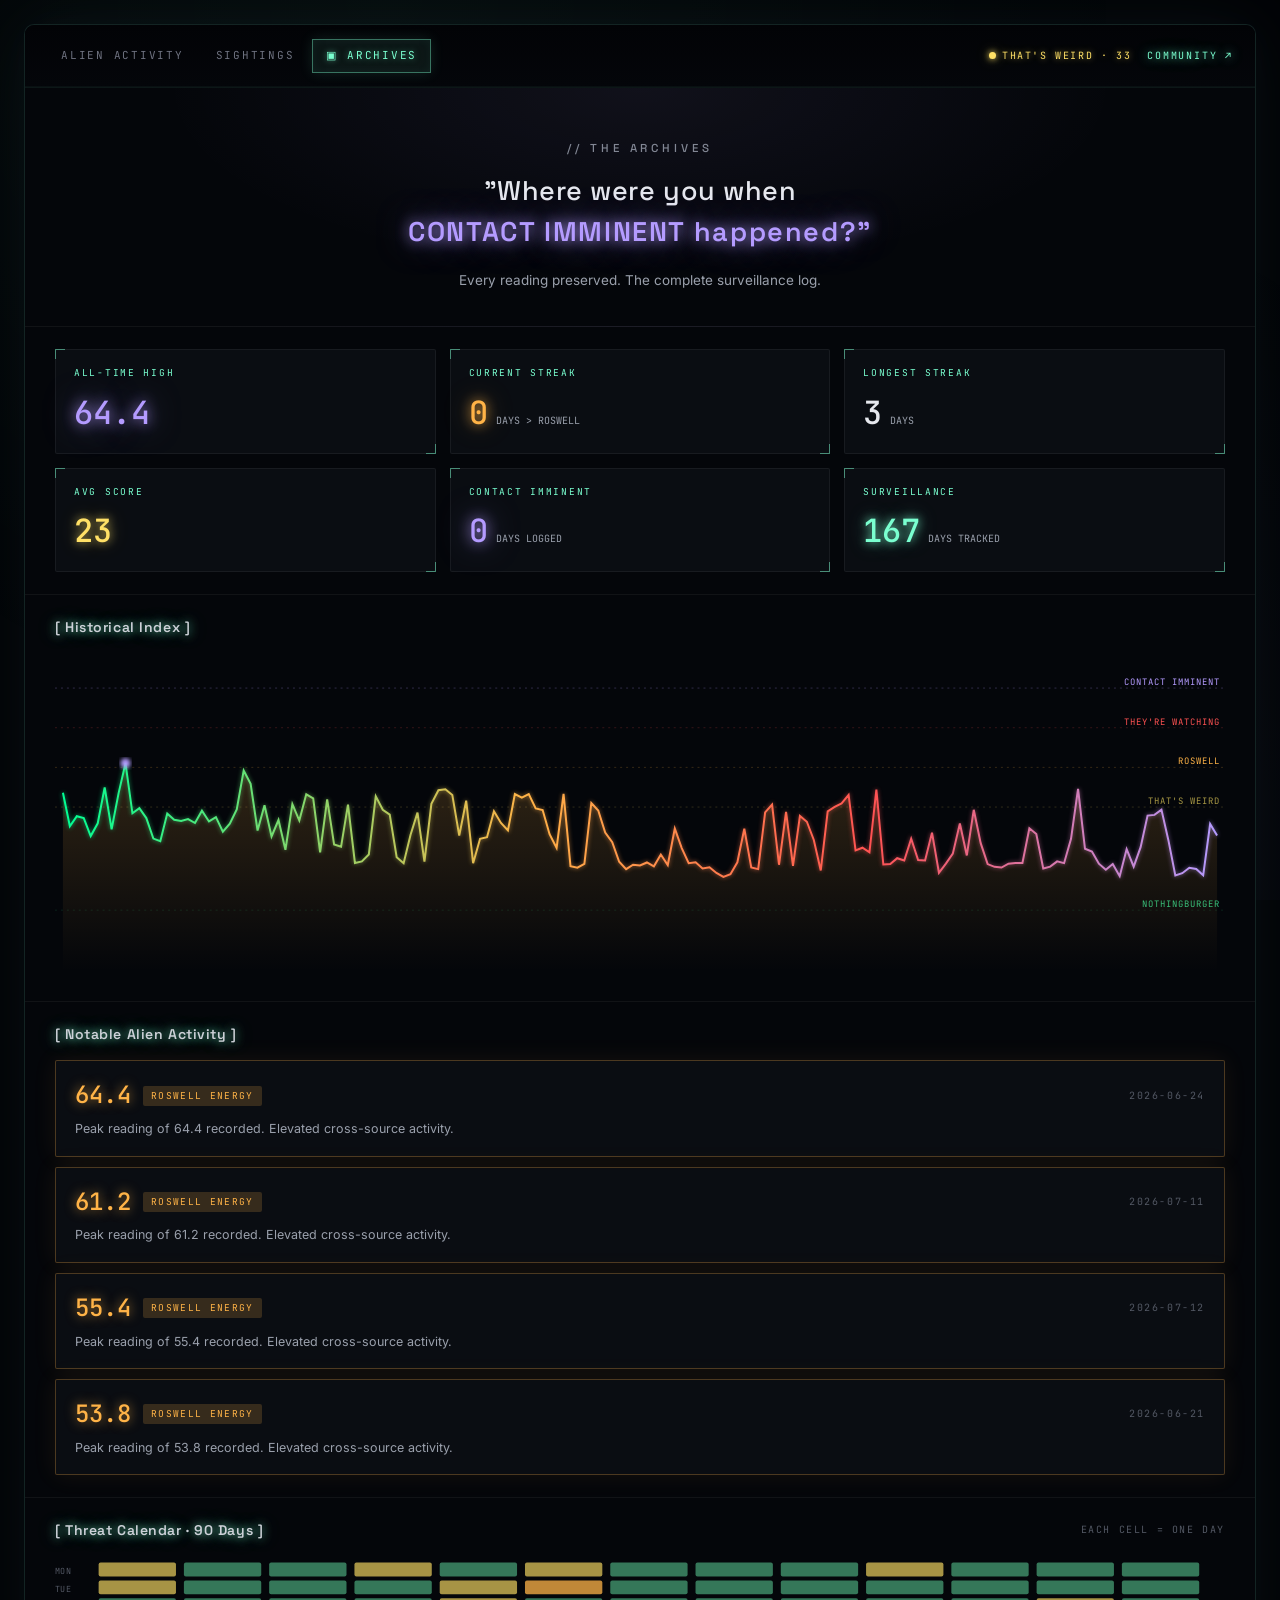
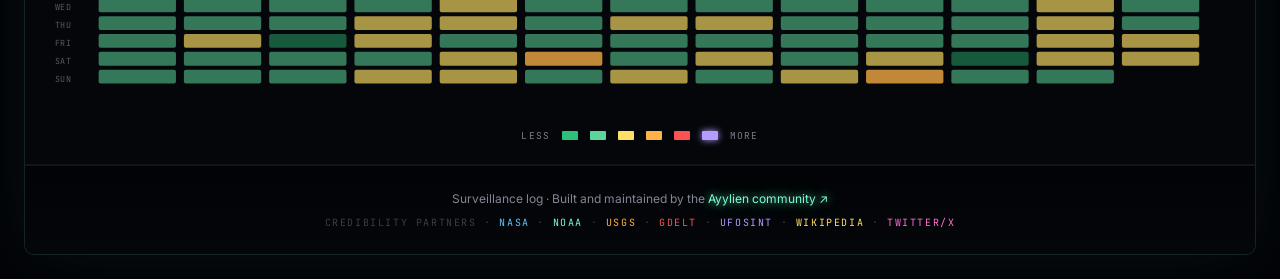
<file: archives.html>
<!DOCTYPE html>
<html lang="en">
<head>
<meta charset="UTF-8">
<meta name="viewport" content="width=device-width, initial-scale=1.0">
<title>The Archives — Alien Activity</title>
<link rel="preconnect" href="https://fonts.googleapis.com">
<link rel="preconnect" href="https://fonts.gstatic.com" crossorigin>
<link href="https://fonts.googleapis.com/css2?family=Space+Grotesk:wght@400;500;600;700&family=Inter:wght@400;500;600&family=JetBrains+Mono:wght@400;500&display=swap" rel="stylesheet">
<link rel="stylesheet" href="styles.css">
<link rel="icon" href="favicon.ico" sizes="any">
<link rel="icon" type="image/png" sizes="32x32" href="favicon-32.png">
<link rel="icon" type="image/png" sizes="16x16" href="favicon-16.png">
<link rel="apple-touch-icon" href="apple-touch-icon.png">
<meta name="theme-color" content="#04060a">
</head>
<body data-page="archives">
<div class="wrap">

  <div class="nav">
    <div class="navtabs">
      <a class="navtab" href="index.html">ALIEN ACTIVITY</a>
      <a class="navtab" href="sightings.html">SIGHTINGS</a>
      <a class="navtab active" href="archives.html">▣ ARCHIVES</a>
    </div>
    <div class="nav-right">
      <span class="row" id="nav-pill" style="gap:6px"><span class="live-dot pulse"></span><span class="mn" style="font-size:10px;color:var(--cyan);letter-spacing:.16em">LIVE</span></span>
      <a href="https://x.com/ayylmao_eth" target="_blank" rel="noopener" class="comm-link glow-cyan">COMMUNITY ↗</a>
    </div>
  </div>

  <!-- HERO TAGLINE -->
  <div class="sec" style="text-align:center;padding:52px 30px 36px;background:radial-gradient(ellipse at center top, rgba(180,155,255,0.07) 0%, transparent 55%)">
    <div class="kicker" style="margin-bottom:16px">// The Archives</div>
    <div class="gr" style="font-size:27px;color:var(--text);letter-spacing:.02em;margin-bottom:6px;line-height:1.3;font-weight:500">"Where were you when</div>
    <div class="gr glow-purple" style="font-size:27px;color:var(--purple);letter-spacing:.06em;margin-bottom:22px;line-height:1.3;font-weight:600">CONTACT IMMINENT happened?"</div>
    <div style="font-size:13.5px;color:var(--text-dim);max-width:560px;margin:0 auto" id="load-note">Every reading preserved. The complete surveillance log.</div>
  </div>

  <!-- STATS -->
  <div class="sec">
    <div class="stat-grid">
      <div class="stat-card"><div class="mn" style="font-size:9.5px;color:var(--cyan);letter-spacing:.18em;margin-bottom:10px">ALL-TIME HIGH</div><div class="mn glow-purple" id="st-high" style="font-size:32px;color:var(--purple);font-weight:500">—</div></div>
      <div class="stat-card"><div class="mn" style="font-size:9.5px;color:var(--cyan);letter-spacing:.18em;margin-bottom:10px">CURRENT STREAK</div><div class="row" style="align-items:baseline;gap:8px"><div class="mn glow-amber" id="st-cur" style="font-size:32px;color:var(--amber);font-weight:500">—</div><div class="mn" style="font-size:10px;color:var(--text-dim)">DAYS &gt; ROSWELL</div></div></div>
      <div class="stat-card"><div class="mn" style="font-size:9.5px;color:var(--cyan);letter-spacing:.18em;margin-bottom:10px">LONGEST STREAK</div><div class="row" style="align-items:baseline;gap:8px"><div class="mn" id="st-longest" style="font-size:32px;color:var(--text);font-weight:500">—</div><div class="mn" style="font-size:10px;color:var(--text-dim)">DAYS</div></div></div>
      <div class="stat-card"><div class="mn" style="font-size:9.5px;color:var(--cyan);letter-spacing:.18em;margin-bottom:10px">AVG SCORE</div><div class="mn glow-yellow" id="st-avg" style="font-size:32px;color:var(--yellow);font-weight:500">—</div></div>
      <div class="stat-card"><div class="mn" style="font-size:9.5px;color:var(--cyan);letter-spacing:.18em;margin-bottom:10px">CONTACT IMMINENT</div><div class="row" style="align-items:baseline;gap:8px"><div class="mn glow-purple" id="st-contact" style="font-size:32px;color:var(--purple);font-weight:500">—</div><div class="mn" style="font-size:10px;color:var(--text-dim)">DAYS LOGGED</div></div></div>
      <div class="stat-card"><div class="mn" style="font-size:9.5px;color:var(--cyan);letter-spacing:.18em;margin-bottom:10px">SURVEILLANCE</div><div class="row" style="align-items:baseline;gap:8px"><div class="mn glow-cyan" id="st-days" style="font-size:32px;color:var(--cyan);font-weight:500">—</div><div class="mn" style="font-size:10px;color:var(--text-dim)">DAYS TRACKED</div></div></div>
    </div>
  </div>

  <!-- HISTORICAL CHART -->
  <div class="sec">
    <div class="sec-head"><div class="sec-title glow-cyan">[ Historical Index ]</div></div>
    <svg id="hist-svg" viewBox="0 0 1180 320" width="100%" height="320">
      <defs>
        <linearGradient id="histFill" x1="0" y1="0" x2="0" y2="1"><stop offset="0%" stop-color="#FFB347" stop-opacity="0.18"/><stop offset="100%" stop-color="#FFB347" stop-opacity="0"/></linearGradient>
        <linearGradient id="histLine" x1="0" y1="0" x2="1" y2="0"><stop offset="0%" stop-color="#00FF94"/><stop offset="40%" stop-color="#FFB347"/><stop offset="70%" stop-color="#FF5252"/><stop offset="100%" stop-color="#B49BFF"/></linearGradient>
        <filter id="histGlow"><feGaussianBlur stdDeviation="2"/></filter>
      </defs>
      <line x1="0" y1="258" x2="1180" y2="258" stroke="#2DBF7B" stroke-width="0.5" stroke-dasharray="2,4" opacity="0.3"/>
      <line x1="0" y1="154" x2="1180" y2="154" stroke="#FFE066" stroke-width="0.5" stroke-dasharray="2,4" opacity="0.35"/>
      <line x1="0" y1="114" x2="1180" y2="114" stroke="#FFB347" stroke-width="0.5" stroke-dasharray="2,4" opacity="0.4"/>
      <line x1="0" y1="74" x2="1180" y2="74" stroke="#FF5252" stroke-width="0.5" stroke-dasharray="2,4" opacity="0.4"/>
      <line x1="0" y1="34" x2="1180" y2="34" stroke="#B49BFF" stroke-width="0.5" stroke-dasharray="2,4" opacity="0.5"/>
      <g font-family="JetBrains Mono,monospace" font-size="9" text-anchor="end" letter-spacing="1">
        <text x="1175" y="255" fill="#2DBF7B">NOTHINGBURGER</text>
        <text x="1175" y="151" fill="#A89844">THAT'S WEIRD</text>
        <text x="1175" y="111" fill="#FFB347">ROSWELL</text>
        <text x="1175" y="71" fill="#FF5252">THEY'RE WATCHING</text>
        <text x="1175" y="31" fill="#B49BFF">CONTACT IMMINENT</text>
      </g>
      <polyline id="hist-area" points="" fill="url(#histFill)"/>
      <polyline id="hist-glow" points="" fill="none" stroke="url(#histLine)" stroke-width="2.5" opacity="0.5" filter="url(#histGlow)"/>
      <polyline id="hist-line" points="" fill="none" stroke="url(#histLine)" stroke-width="2"/>
      <circle id="hist-peak" cx="-10" cy="-10" r="5" fill="#B49BFF" filter="url(#histGlow)"/>
    </svg>
  </div>

  <!-- NOTABLE -->
  <div class="sec">
    <div class="sec-head"><div class="sec-title glow-cyan">[ Notable Alien Activity ]</div></div>
    <div style="display:flex;flex-direction:column;gap:10px" id="notable-list"><div class="loading">Computing peaks from the log…</div></div>
  </div>

  <!-- HEATMAP -->
  <div class="sec">
    <div class="sec-head">
      <div class="sec-title glow-cyan">[ Threat Calendar · 90 Days ]</div>
      <div class="mn" style="font-size:10px;color:var(--text-faint);letter-spacing:.16em">EACH CELL = ONE DAY</div>
    </div>
    <svg id="heat-svg" viewBox="0 0 1180 150" width="100%" height="150">
      <defs><filter id="heatGlow" x="-60%" y="-60%" width="220%" height="220%"><feGaussianBlur stdDeviation="2" result="b"/><feMerge><feMergeNode in="b"/><feMergeNode in="SourceGraphic"/></feMerge></filter></defs>
      <g font-family="JetBrains Mono,monospace" font-size="8.5" fill="var(--text-faint)" letter-spacing="0.5">
        <text x="0" y="18">MON</text><text x="0" y="36">TUE</text><text x="0" y="54">WED</text>
        <text x="0" y="72">THU</text><text x="0" y="90">FRI</text><text x="0" y="108">SAT</text><text x="0" y="126">SUN</text>
      </g>
      <g id="heat-cells"></g>
    </svg>
    <div class="row mn" style="justify-content:center;gap:12px;margin-top:16px;font-size:9.5px;flex-wrap:wrap;letter-spacing:.12em">
      <span style="color:#7a7e8a">LESS</span>
      <span style="background:#2DBF7B;width:16px;height:9px;display:inline-block;border-radius:1px"></span>
      <span style="background:#5DD49C;width:16px;height:9px;display:inline-block;border-radius:1px"></span>
      <span style="background:#FFE066;width:16px;height:9px;display:inline-block;border-radius:1px"></span>
      <span style="background:#FFB347;width:16px;height:9px;display:inline-block;border-radius:1px"></span>
      <span style="background:#FF5252;width:16px;height:9px;display:inline-block;border-radius:1px"></span>
      <span style="background:#B49BFF;width:16px;height:9px;display:inline-block;border-radius:1px;box-shadow:0 0 7px #B49BFF"></span>
      <span style="color:#7a7e8a">MORE</span>
    </div>
  </div>

  <div class="foot">
    <div style="font-size:12px;color:var(--text-mute);margin-bottom:8px">Surveillance log · Built and maintained by the <a href="https://x.com/ayylmao_eth" target="_blank" rel="noopener" class="glow-cyan">Ayylien community ↗</a></div>
    <div class="mn" style="font-size:10px;color:#3a3e47;letter-spacing:.16em">CREDIBILITY PARTNERS · <span style="color:var(--blue)">NASA</span> · <span style="color:var(--cyan)">NOAA</span> · <span style="color:var(--amber)">USGS</span> · <span style="color:var(--red)">GDELT</span> · <span style="color:var(--purple)">UFOSINT</span> · <span style="color:var(--yellow)">WIKIPEDIA</span> · <span style="color:var(--pink)">TWITTER/X</span></div>
  </div>

</div>
<script src="app.js"></script>
</body>
</html>
</file>
<file: styles.css>
/* ============================================================
   AYYLIEN — Global Alien Activity Index
   Shared design system. Loaded by all three pages.
   ============================================================ */

:root {
  --bg:        #04060a;
  --bg-deep:   #020306;
  --surface:   #0a0d12;
  --surface-2: #06090d;
  --line:      rgba(255,255,255,0.05);
  --text:      #e6e8ee;
  --text-dim:  #9aa0ac;
  --text-mute: #828794;
  --text-faint:#535864;

  --cyan:   #7AFFD0;
  --amber:  #FFB347;
  --red:    #FF5252;
  --purple: #B49BFF;
  --pink:   #FF6FCF;
  --blue:   #5AC8FF;
  --yellow: #FFE066;
  --green:  #00FF94;

  --font-head: 'Space Grotesk','Inter',system-ui,sans-serif;
  --font-body: 'Inter',system-ui,-apple-system,sans-serif;
  --font-mono: 'JetBrains Mono','SF Mono',ui-monospace,monospace;
}

* { box-sizing:border-box; margin:0; padding:0; }
html { scroll-behavior:smooth; }
body {
  background:var(--bg-deep); min-height:100vh; padding:24px;
  font-family:var(--font-body); color:var(--text); line-height:1.45;
}
body::before {
  content:""; position:fixed; inset:0; z-index:0; pointer-events:none;
  background:
    radial-gradient(ellipse at 30% 0%, rgba(122,255,208,0.04) 0%, transparent 60%),
    radial-gradient(ellipse at 70% 100%, rgba(180,155,255,0.04) 0%, transparent 60%);
}
.wrap {
  background:var(--bg); border:1px solid rgba(122,255,208,0.12); border-radius:10px;
  overflow:hidden; max-width:1280px; margin:0 auto; position:relative; z-index:1;
  box-shadow:0 0 80px rgba(122,255,208,0.05), 0 0 40px rgba(180,155,255,0.03);
}

.gr { font-family:var(--font-head); }
.mn { font-family:var(--font-mono); }
.sec { padding:22px 30px; border-bottom:1px solid var(--line); }
.row { display:flex; align-items:center; gap:10px; }

/* ---- glow utilities ---- */
.glow-amber  { text-shadow:0 0 12px rgba(255,179,71,0.85), 0 0 28px rgba(255,179,71,0.4); }
.glow-red    { text-shadow:0 0 10px rgba(255,82,82,0.8), 0 0 22px rgba(255,82,82,0.4); }
.glow-cyan   { text-shadow:0 0 10px rgba(122,255,208,0.85), 0 0 20px rgba(122,255,208,0.4); }
.glow-purple { text-shadow:0 0 14px rgba(180,155,255,0.9), 0 0 32px rgba(180,155,255,0.5); }
.glow-pink   { text-shadow:0 0 8px rgba(255,111,207,0.7), 0 0 16px rgba(255,111,207,0.3); }
.glow-blue   { text-shadow:0 0 8px rgba(90,200,255,0.7), 0 0 16px rgba(90,200,255,0.3); }
.glow-yellow { text-shadow:0 0 10px rgba(255,224,102,0.7), 0 0 20px rgba(255,224,102,0.3); }

/* ---- nav ---- */
.nav {
  display:flex; align-items:center; justify-content:space-between;
  padding:14px 22px; border-bottom:1px solid rgba(122,255,208,0.08);
  background:linear-gradient(180deg,var(--bg-deep) 0%,var(--bg) 100%);
  box-shadow:inset 0 -1px 0 rgba(122,255,208,0.04);
}
.navtabs { display:flex; gap:4px; }
.navtab {
  font-family:var(--font-mono); font-size:11px; letter-spacing:0.16em; color:#6e7280;
  padding:8px 13px; border:1px solid transparent; text-transform:uppercase;
  cursor:pointer; text-decoration:none; transition:color .2s;
}
.navtab:hover { color:var(--text-dim); }
.navtab.active {
  color:var(--cyan); border-color:rgba(122,255,208,0.4); background:rgba(122,255,208,0.07);
  box-shadow:0 0 14px rgba(122,255,208,0.12), inset 0 0 8px rgba(122,255,208,0.05);
  text-shadow:0 0 6px rgba(122,255,208,0.5);
}
.nav-right { display:flex; align-items:center; gap:16px; }
.live-dot {
  width:7px; height:7px; border-radius:50%; background:var(--cyan);
  box-shadow:0 0 6px var(--cyan), 0 0 14px rgba(122,255,208,0.6); display:inline-block;
}
@keyframes pulse-dot { 0%,100%{opacity:1} 50%{opacity:0.4} }
.pulse { animation:pulse-dot 2s ease-in-out infinite; }
.comm-link { font-family:var(--font-mono); font-size:10px; color:var(--cyan);
  letter-spacing:0.18em; text-decoration:none; }

/* ---- partners ---- */
.partners-strip {
  padding:16px 30px; border-bottom:1px solid var(--line);
  background:linear-gradient(180deg,var(--surface-2) 0%,var(--bg) 100%);
}
.partner {
  font-family:var(--font-mono); font-size:10px; letter-spacing:0.14em; padding:8px 13px;
  border:1px solid rgba(255,255,255,0.09); border-radius:2px;
  background:rgba(255,255,255,0.018); color:var(--text-dim);
}
.p-cyan{border-color:rgba(122,255,208,.32);color:var(--cyan);text-shadow:0 0 6px rgba(122,255,208,.4);box-shadow:0 0 14px rgba(122,255,208,.05)}
.p-blue{border-color:rgba(90,200,255,.32);color:var(--blue);text-shadow:0 0 6px rgba(90,200,255,.4);box-shadow:0 0 14px rgba(90,200,255,.05)}
.p-purple{border-color:rgba(180,155,255,.32);color:var(--purple);text-shadow:0 0 6px rgba(180,155,255,.4);box-shadow:0 0 14px rgba(180,155,255,.05)}
.p-amber{border-color:rgba(255,179,71,.32);color:var(--amber);text-shadow:0 0 6px rgba(255,179,71,.4);box-shadow:0 0 14px rgba(255,179,71,.05)}
.p-pink{border-color:rgba(255,111,207,.32);color:var(--pink);text-shadow:0 0 6px rgba(255,111,207,.4);box-shadow:0 0 14px rgba(255,111,207,.05)}
.p-yellow{border-color:rgba(255,224,102,.32);color:var(--yellow);text-shadow:0 0 6px rgba(255,224,102,.4);box-shadow:0 0 14px rgba(255,224,102,.05)}
.p-red{border-color:rgba(255,82,82,.32);color:var(--red);text-shadow:0 0 6px rgba(255,82,82,.4);box-shadow:0 0 14px rgba(255,82,82,.05)}
.p-green{border-color:rgba(0,255,148,.32);color:var(--green);text-shadow:0 0 6px rgba(0,255,148,.4);box-shadow:0 0 14px rgba(0,255,148,.05)}

/* ---- alert banner ---- */
.alert-banner {
  background:linear-gradient(90deg, rgba(255,82,82,0.16) 0%, rgba(255,82,82,0.04) 100%);
  border-bottom:1px solid rgba(255,82,82,0.4); box-shadow:inset 0 0 40px rgba(255,82,82,0.04);
  padding:12px 30px;
}
.alert-banner.hidden { display:none; }

/* ---- gauge / hero ---- */
.hero {
  text-align:center; padding:48px 30px 36px;
  background:radial-gradient(ellipse at center top, rgba(255,179,71,0.06) 0%, transparent 55%);
}
.kicker { font-family:var(--font-head); font-size:11.5px; letter-spacing:0.34em;
  color:var(--text-mute); text-transform:uppercase; font-weight:500; }

/* ---- band tiles ---- */
.band-row { display:grid; grid-template-columns:repeat(6,1fr); gap:7px; }
.band-tile {
  padding:12px 8px; border-radius:2px; border:1px solid rgba(255,255,255,0.06);
  background:rgba(255,255,255,0.02); text-align:center; transition:all .2s;
}
.band-tile-name { font-family:var(--font-mono); font-size:10px; letter-spacing:0.12em; margin-bottom:5px; }
.band-tile-range { font-family:var(--font-mono); font-size:9px; color:#3a3e47; letter-spacing:0.1em; }
.band-tile.active {
  background:rgba(255,179,71,0.13); border-color:rgba(255,179,71,0.7);
  box-shadow:0 0 30px rgba(255,179,71,0.25), inset 0 0 18px rgba(255,179,71,0.08);
}
.band-tile.active .band-tile-name { color:var(--amber); text-shadow:0 0 8px rgba(255,179,71,0.7); }
.band-tile.active .band-tile-range { color:#FFD498; }
@keyframes pulse-arrow { 0%,100%{transform:translate(-50%,0) scale(1);opacity:1} 50%{transform:translate(-50%,2px) scale(1.05);opacity:.85} }
.band-arrow { animation:pulse-arrow 1.8s ease-in-out infinite; }

/* ---- factor cards ---- */
.factor-grid { display:grid; grid-template-columns:repeat(4,1fr); gap:12px; }
.factor-card { padding:14px 16px; background:rgba(255,255,255,0.018);
  border:1px solid rgba(255,255,255,0.06); border-radius:2px; }
.bar { background:rgba(255,255,255,0.05); height:6px; border-radius:1px; overflow:hidden; }
.fill { height:100%; }

/* ---- buttons ---- */
.btn-share { font-family:var(--font-mono); padding:10px 16px; border-radius:2px; font-size:10.5px;
  letter-spacing:0.18em; cursor:pointer; background:transparent; }
.btn-cyan{background:rgba(122,255,208,.08);color:var(--cyan);border:1px solid rgba(122,255,208,.4);box-shadow:0 0 12px rgba(122,255,208,.08);text-shadow:0 0 4px rgba(122,255,208,.4)}
.btn-pink{background:rgba(255,111,207,.08);color:var(--pink);border:1px solid rgba(255,111,207,.4);box-shadow:0 0 12px rgba(255,111,207,.08);text-shadow:0 0 4px rgba(255,111,207,.4)}
.btn-blue{background:rgba(90,200,255,.08);color:var(--blue);border:1px solid rgba(90,200,255,.4);box-shadow:0 0 12px rgba(90,200,255,.08);text-shadow:0 0 4px rgba(90,200,255,.4)}
.btn-purple{background:rgba(180,155,255,.08);color:var(--purple);border:1px solid rgba(180,155,255,.4);box-shadow:0 0 12px rgba(180,155,255,.08);text-shadow:0 0 4px rgba(180,155,255,.4)}

/* ---- section header ---- */
.sec-head { display:flex; align-items:center; justify-content:space-between; margin-bottom:16px; }
.sec-title { font-family:var(--font-head); font-size:14px; color:#cdd1d8; font-weight:600; letter-spacing:0.04em; }

/* ---- ticker ---- */
.ticker-row { display:flex; align-items:center; gap:12px; padding:13px 0;
  border-bottom:1px solid rgba(255,255,255,0.04); }
.ticker-row a { color:inherit; text-decoration:none; flex:1; }

/* ---- footer ---- */
.foot { padding:24px 30px; background:linear-gradient(180deg,var(--bg-deep) 0%,var(--bg) 100%);
  text-align:center; border-top:1px solid rgba(122,255,208,0.08); }
.foot a { color:var(--cyan); text-decoration:none; }

/* ---- stat cards (archives) ---- */
.stat-grid { display:grid; grid-template-columns:repeat(3,1fr); gap:14px; }
.stat-card { background:var(--surface); border:1px solid rgba(255,255,255,0.06); border-radius:2px;
  padding:16px 18px; position:relative; }
.stat-card::before,.stat-card::after { content:""; position:absolute; width:9px; height:9px;
  border-color:rgba(122,255,208,0.5); border-style:solid; }
.stat-card::before { top:-1px; left:-1px; border-width:1px 0 0 1px; }
.stat-card::after { bottom:-1px; right:-1px; border-width:0 1px 1px 0; }
.ptab { font-family:var(--font-mono); font-size:10.5px; letter-spacing:0.16em; color:var(--text-mute);
  padding:7px 13px; border-radius:2px; border:1px solid rgba(255,255,255,0.07); background:var(--surface); cursor:pointer; }
.ptab.active { color:var(--cyan); background:rgba(122,255,208,0.08); border-color:rgba(122,255,208,0.35);
  box-shadow:0 0 12px rgba(122,255,208,0.08); text-shadow:0 0 4px rgba(122,255,208,0.4); }

.tag { display:inline-block; padding:3px 8px; border-radius:2px; font-size:9.5px; letter-spacing:0.14em;
  font-family:var(--font-mono); text-transform:uppercase; }

/* ---- map (sightings) ---- */
#map { height:640px; width:100%; background:#040810; }
.map-shell { position:relative; border-bottom:1px solid var(--line); }
.hud { position:absolute; z-index:500; background:rgba(4,6,10,0.8);
  border:1px solid rgba(122,255,208,0.2); border-radius:2px; padding:11px 13px; }
.hud-label { font-family:var(--font-mono); font-size:9px; color:var(--cyan); letter-spacing:0.24em; margin-bottom:4px; }
.chip { font-family:var(--font-mono); font-size:9.5px; letter-spacing:0.14em; padding:6px 11px;
  border-radius:2px; border:1px solid rgba(255,255,255,0.08); background:rgba(255,255,255,0.02);
  color:var(--text-mute); cursor:pointer; }
.chip.active { background:rgba(122,255,208,0.1); color:var(--cyan); border-color:rgba(122,255,208,0.35);
  box-shadow:0 0 12px rgba(122,255,208,0.08); text-shadow:0 0 4px rgba(122,255,208,0.4); }

/* Leaflet dark overrides + marker glow */
.leaflet-container { background:#040810 !important; font-family:var(--font-mono); }
.leaflet-control-zoom a { background:rgba(4,6,10,0.85) !important; color:var(--text-dim) !important;
  border:1px solid rgba(255,255,255,0.12) !important; }
.leaflet-control-zoom a:hover { color:var(--cyan) !important; border-color:rgba(122,255,208,0.3) !important; }
.leaflet-bar { box-shadow:none !important; }
.leaflet-popup-content-wrapper { background:var(--surface); color:var(--text); border-radius:3px;
  border:1px solid rgba(122,255,208,0.3); box-shadow:0 0 24px rgba(122,255,208,0.12); }
.leaflet-popup-tip { background:var(--surface); border:1px solid rgba(122,255,208,0.3); }
.leaflet-popup-content { margin:14px 16px; font-family:var(--font-body); }
.sighting-marker { filter:drop-shadow(0 0 5px currentColor); }
.leaflet-control-attribution { background:rgba(4,6,10,0.7) !important; color:#5a5e69 !important; }
.leaflet-control-attribution a { color:#7a7e8a !important; }

/* loading / error states */
.loading { color:var(--text-faint); font-family:var(--font-mono); font-size:11px; letter-spacing:0.16em; }

@media (max-width:760px) {
  body { padding:10px; }
  .sec { padding:18px; }
  .factor-grid { grid-template-columns:repeat(2,1fr); }
  .stat-grid { grid-template-columns:repeat(2,1fr); }
  .band-row { grid-template-columns:repeat(3,1fr); }
  .navtab { padding:7px 9px; font-size:10px; }
  #map { height:460px; }
}
</file>
